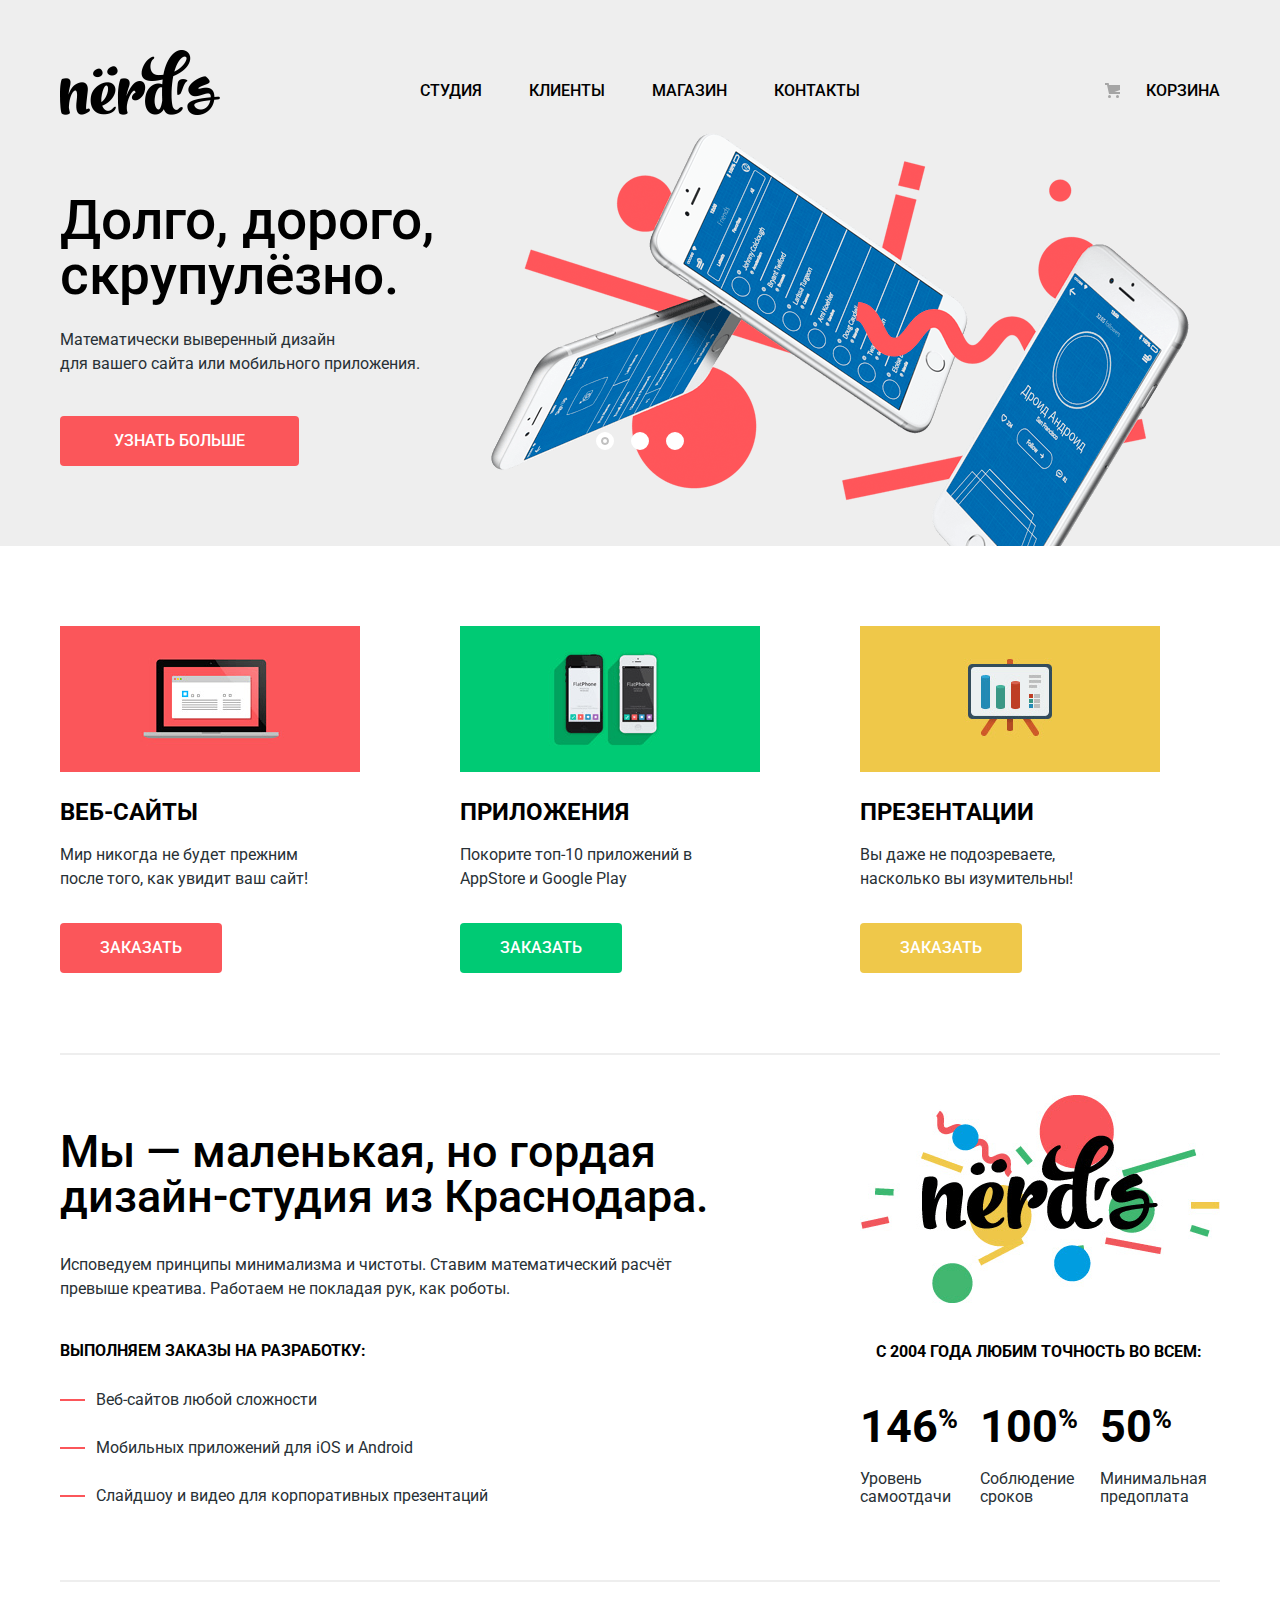
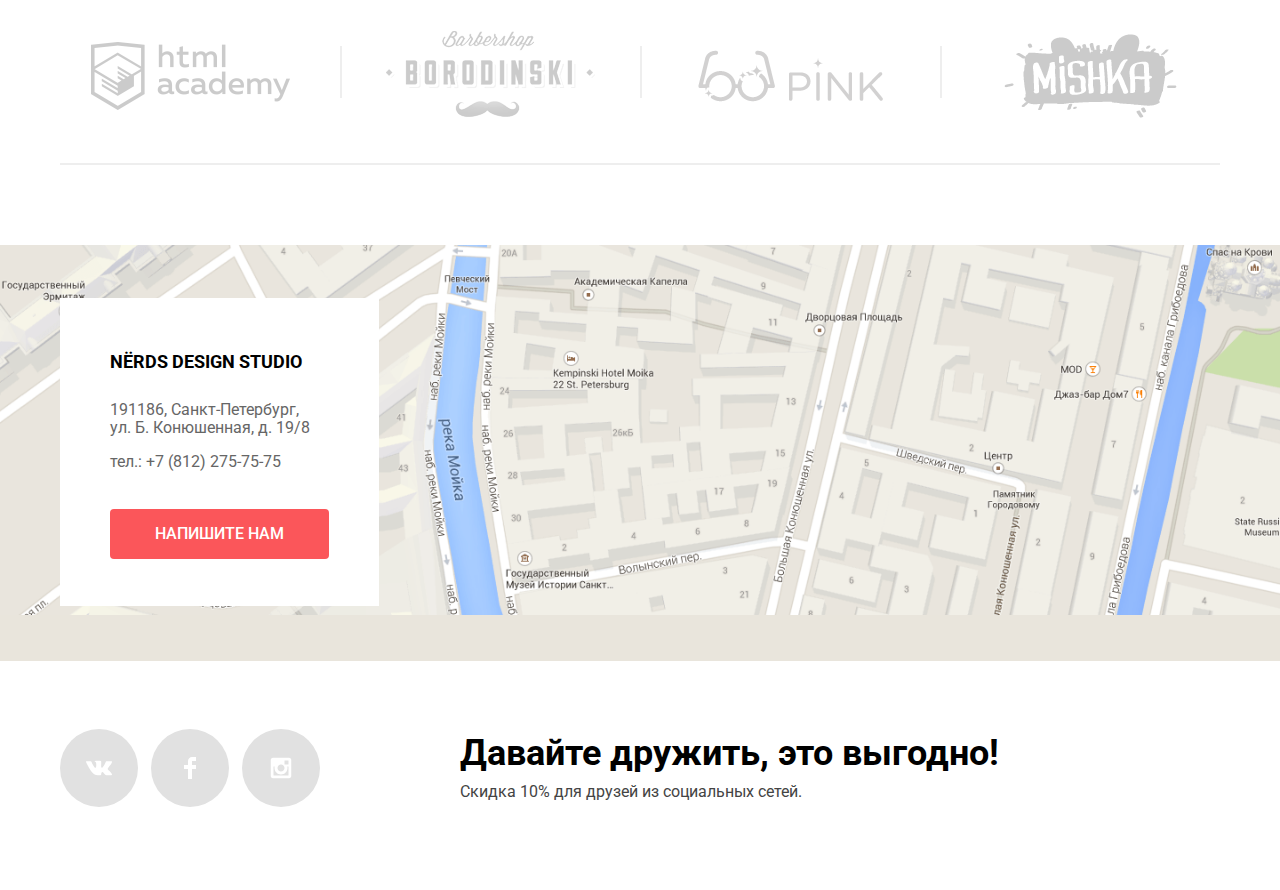
<file: index.html>
<!DOCTYPE html>
<html lang="ru">

<head>
    <meta charset="utf-8">
    <title>HTML Academy: Нёрдс</title>
    <link href="https://fonts.googleapis.com/css?family=Roboto:400,500,700" rel="stylesheet">
    <link href="css/normalize.css" rel="stylesheet">
    <link href="css/style-min.css" rel="stylesheet">
</head>

<body>
    <header class="page-header">
        <nav class="page-navigation container">
            <a class="page-logo-main"><img src="img/nerds-logo.png" width="160" height="65" alt="Дизайн-студия Nerds">
            </a>
            <ul class="site-navigation">
                <li><a href="">Студия</a>
                </li>
                <li><a href="">Клиенты</a>
                </li>
                <li><a href="catalog.html">Магазин</a>
                </li>
                <li><a href="">Контакты</a>
                </li>
            </ul>
            <ul class="site-navigation">
                <li><a href="#">Корзина</a>
                </li>
            </ul>
        </nav>
    </header>

    <main>
        <h1 class="visually-hidden">Главная страница дизайн-студии Nerds</h1>
        <section class="slider">
            <div class="slider-current container">
                <input type="radio" id="btn-1" name="toggle" checked>
                <input type="radio" id="btn-2" name="toggle">
                <input type="radio" id="btn-3" name="toggle">
                <div class="slider-controls">
                    <label for="btn-1"><span class="visually-hidden">Слайд-1</span>
                    </label>
                    <label for="btn-2"><span class="visually-hidden">Слайд-2</span>
                    </label>
                    <label for="btn-3"><span class="visually-hidden">Слайд-3</span>
                    </label>
                </div>
                <div class="slider-picture slide-1"><img src="img/slide1.png" width="698" height="413" alt="слайд-1">
                </div>
                <div class="slider-picture slide-2"><img src="img/slide2.png" width="663" height="430" alt="слайд-2">
                </div>
                <div class="slider-picture slide-3"><img src="img/slide3.png" width="759" height="411" alt="слайд-3">
                </div>
                <div class="slider-container">
                    <div class="slider-inner">
                        <b class="slider-b">Долго, дорого,<br> скрупулёзно.</b>
                        <p class="slider-p">Математически выверенный дизайн
                            <br> для вашего сайта или мобильного приложения.</p>
                        <a class="slider-button button" href="#">Узнать больше</a>
                    </div>
                    <div class="slider-inner">
                        <b class="slider-b">Любим математику<br> как никто другой</b>
                        <p class="slider-p">Никакого креатива, только математические формулы
                            <br> для расчета идеальных пропорций.</p>
                        <a class="slider-button button" href="#">Узнать больше</a>
                    </div>
                    <div class="slider-inner">
                        <b class="slider-b">Только ночь,<br> только хардкор</b>
                        <p class="slider-p">Работать днём, как все? Мы против этого.
                            <br> Ближе к полуночи работа только начинается.</p>
                        <a class="slider-button button" href="#">Узнать больше</a>
                    </div>
                </div>
            </div>
        </section>

        <section class="main-services">
            <h2 class="visually-hidden">Услуги</h2>
            <ul class="main-services-list container">
                <li>
                    <div class="service-picture"><img src="img/illustration-1.png" width="300" height="146" alt="Веб-сайты">
                    </div>
                    <h3 class="service-title">Веб-сайты</h3>
                    <p class="service-text text">Мир никогда не будет прежним
                    после того, как увидит ваш сайт!</p>
                    <a class="service-button button" href="#">Заказать</a>
                </li>
                <li>
                    <div class="service-picture"><img src="img/illustration-2.png" width="300" height="146" alt="Приложения">
                    </div>
                    <h3 class="service-title">Приложения</h3>
                    <p class="service-text text">Покорите топ-10 приложений в
                    AppStore и Google Play</p>
                    <a class="service-button button green-button" href="#">Заказать</a>
                </li>
                <li>
                    <div class="service-picture"><img src="img/illustration-3.png" width="300" height="146" alt="Презентации">
                    </div>
                    <h3 class="service-title">Презентации</h3>
                    <p class="service-text text">Вы даже не подозреваете,
                    насколько вы изумительны!</p>
                    <a class="service-button button yellow-button" href="#">Заказать</a>
                </li>
            </ul>
        </section>

        <section class="advantages">
            <h2 class="visually-hidden">Описание и преимущества дизайн-студии Nerds</h2>
            <div class="advantages-container container">
                <section class="advantages-about-us">
                    <b class="advantages-b-title">Мы — маленькая, но гордая дизайн-студия из Краснодара.</b>
                    <p class="advantages-text text">Исповедуем принципы минимализма и чистоты. Ставим математический расчёт превыше креатива. Работаем не покладая рук, как роботы.</p>
                    <b class="advantages-list-b">Выполняем заказы на разработку:</b>
                    <ul class="advantages-list">
                        <li>Веб-сайтов любой сложности</li>
                        <li>Мобильных приложений для iOS и Android</li>
                        <li>Слайдшоу и видео для корпоративных презентаций</li>
                    </ul>
                </section>
                <section class="advantages-percent">
                    <div class="advantages-percent-picture"><img src="img/nerds-illustration.png" width="360" height="208" alt="Логотип">
                    </div>
                    <b class="advantages-list-b">С 2004 года любим точность во всем:</b>
                    <ul class="advantages-percent-list">
                        <li>
                            <b>146<span>%</span></b>
                            <p>Уровень самоотдачи</p>
                        </li>
                        <li>
                            <b>100<span>%</span></b>
                            <p>Соблюдение сроков</p>
                        </li>
                        <li>
                            <b>50<span>%</span></b>
                            <p>Минимальная предоплата</p>
                        </li>
                    </ul>
                </section>
            </div>

        </section>
        <section class="partners">
            <h2 class="visually-hidden">Партнёры</h2>
            <ul class="partners-list container">
                <li>
                    <a href="https://htmlacademy.ru/intensive/htmlcss">
                        <span class="visually-hidden">HTMLAcademy</span>
                        <img src="img/logo-1.png" width="199" height="68" alt="HTMLAcademy">
                    </a>
                </li>
                <li>
                    <a href="#">
                        <span class="visually-hidden">Borodinskiy</span>
                        <img src="img/logo-2.png" width="209" height="90" alt="Barbershop Borodinski">
                    </a>
                </li>
                <li>
                    <a href="#">
                        <span class="visually-hidden">Pink</span>
                        <img src="img/logo-3.png" width="185" height="52" alt="pink">
                    </a>
                </li>
                <li>
                    <a href="#">
                        <span class="visually-hidden">Mishka</span>
                        <img src="img/logo-4.png" width="173" height="84" alt="mishka">
                    </a>
                </li>
            </ul>
        </section>
    </main>

    <footer class="page-footer">
        <section class="contacts">
            <h2 class="visually-hidden">Контакты</h2>
            <div class="contacts-relative-block">
                <div class="contacts-map">
                    <img src="img/map.png" width="1440" height="416" alt="Карта">
                </div>
                <div class="contacts-text-container container">
                    <section class="contacts-text">
                        <b>Nёrds design studio</b>
                        <p>191186, Санкт-Петербург, ул. Б. Конюшенная, д. 19/8</p>
                        <p>тел.: +7 (812) 275-75-75</p>
                        <a class="contacts-button button" href="write-us.html">Напишите нам</a>
                    </section>
                </div>
            </div>
        </section>

        <section class="social container">
            <ul>
                <li class="social-button vk">
                    <a href="#"><span class="visually-hidden">Вконтакте</span>
              <svg xmlns="http://www.w3.org/2000/svg" width="26" height="15" viewBox="0 0 26 15">
                <path fill="#FFF" d="M16.138 11.51c.956-.31 2.18 2.04 3.483 2.94.98.68 1.728.533 1.728.533l3.473-.05s1.816-.112.958-1.554c-.07-.12-.503-1.07-2.585-3.023-2.177-2.043-1.882-1.712.74-5.244 1.596-2.153 2.235-3.468 2.035-4.028-.192-.54-1.365-.4-1.365-.4L20.69.714c-.38 0-.704.12-.85.515-.004.004-.622 1.666-1.446 3.08-1.74 2.988-2.436 3.147-2.724 2.96-.66-.433-.494-1.737-.494-2.664 0-2.897.432-4.105-.846-4.417-.427-.104-.74-.172-1.828-.182-1.392-.02-2.574 0-3.244.33-.445.222-.786.71-.58.74.26.034.844.16 1.156.585.4.552.39 1.79.39 1.79s.228 3.41-.54 3.833c-.53.29-1.25-.302-2.804-3.016-.793-1.388-1.392-2.922-1.392-2.922s-.116-.285-.326-.44c-.25-.186-.6-.245-.6-.245L.848.684S.29.7.085.946c-.182.218-.015.668-.015.668s2.91 6.88 6.203 10.347c3.02 3.183 6.452 2.972 6.452 2.972h1.555s.47-.054.71-.312c.223-.24.213-.69.213-.69s-.03-2.11.935-2.42z"/>
              </svg>
            </a>
                </li>
                <li class="social-button fb">
                    <a href="#"><span class="visually-hidden">Фейсбук</span>
              <svg xmlns="http://www.w3.org/2000/svg" width="12" height="22" viewBox="0 0 12 22">
                <path fill="#FFF" d="M12 4V0H8C5.79 0 4 1.79 4 4v4H0v4h4v10h4V12h4V8H8V4h4z"/>
              </svg>
            </a>
                </li>
                <li class="social-button ig">
                    <a href="#"><span class="visually-hidden">Инстаграм</span>
              <svg xmlns="http://www.w3.org/2000/svg" width="21" height="21" viewBox="0 0 21 21">
                <path fill="#FFF" d="M18 0H3C1.35 0 0 1.35 0 3v15c0 1.65 1.35 3 3 3h15c1.65 0 3-1.35 3-3V3c0-1.65-1.35-3-3-3zm-7.5 7c1.93 0 3.5 1.57 3.5 3.5S12.43 14 10.5 14 7 12.43 7 10.5 8.57 7 10.5 7zM18 18H3V9h1.18c-.113.482-.18.983-.18 1.5 0 3.59 2.91 6.5 6.5 6.5s6.5-2.91 6.5-6.5c0-.517-.066-1.018-.18-1.5H18v9zm0-11h-4V3h4v4z"/>
              </svg>
            </a>
                </li>
            </ul>
            <div class="discount">
                <b>Давайте дружить, это выгодно!</b>
                <p>Скидка 10% для друзей из социальных сетей.</p>
            </div>
        </section>
    </footer>
    <section class="modal-feedback">
        <h2 class="visually-hidden">Обратная связь</h2>
        <b>Напишите нам</b>
        <form class="modal-feedback-form" method="post" action="https://echo.htmlacademy.ru">
            <div>
                <label for="name">Ваше имя:</label>
                <input type="text" name="name" id="name" class="modal-feedback-input" placeholder="Представьтесь, пожалуйста">
            </div>
            <div>
                <label for="email">Ваш e-mail:</label>
                <input type="email" name="email" id="email" class="modal-feedback-input" placeholder="Для отправки ответа">
            </div>
            <p>
                <label for="text">Текст письма:</label>
                <textarea class="modal-feedback-input modal-feedback-text" name="text" id="text" placeholder="В свободной форме"></textarea>
            </p>
            <button class="modal-feedback-button button" type="submit">Отправить</button>
        </form>
        <button class="modal-feedback-close"><span class="visually-hidden">Закрыть</span>
        </button>
    </section>
</body>

</html>
</file>
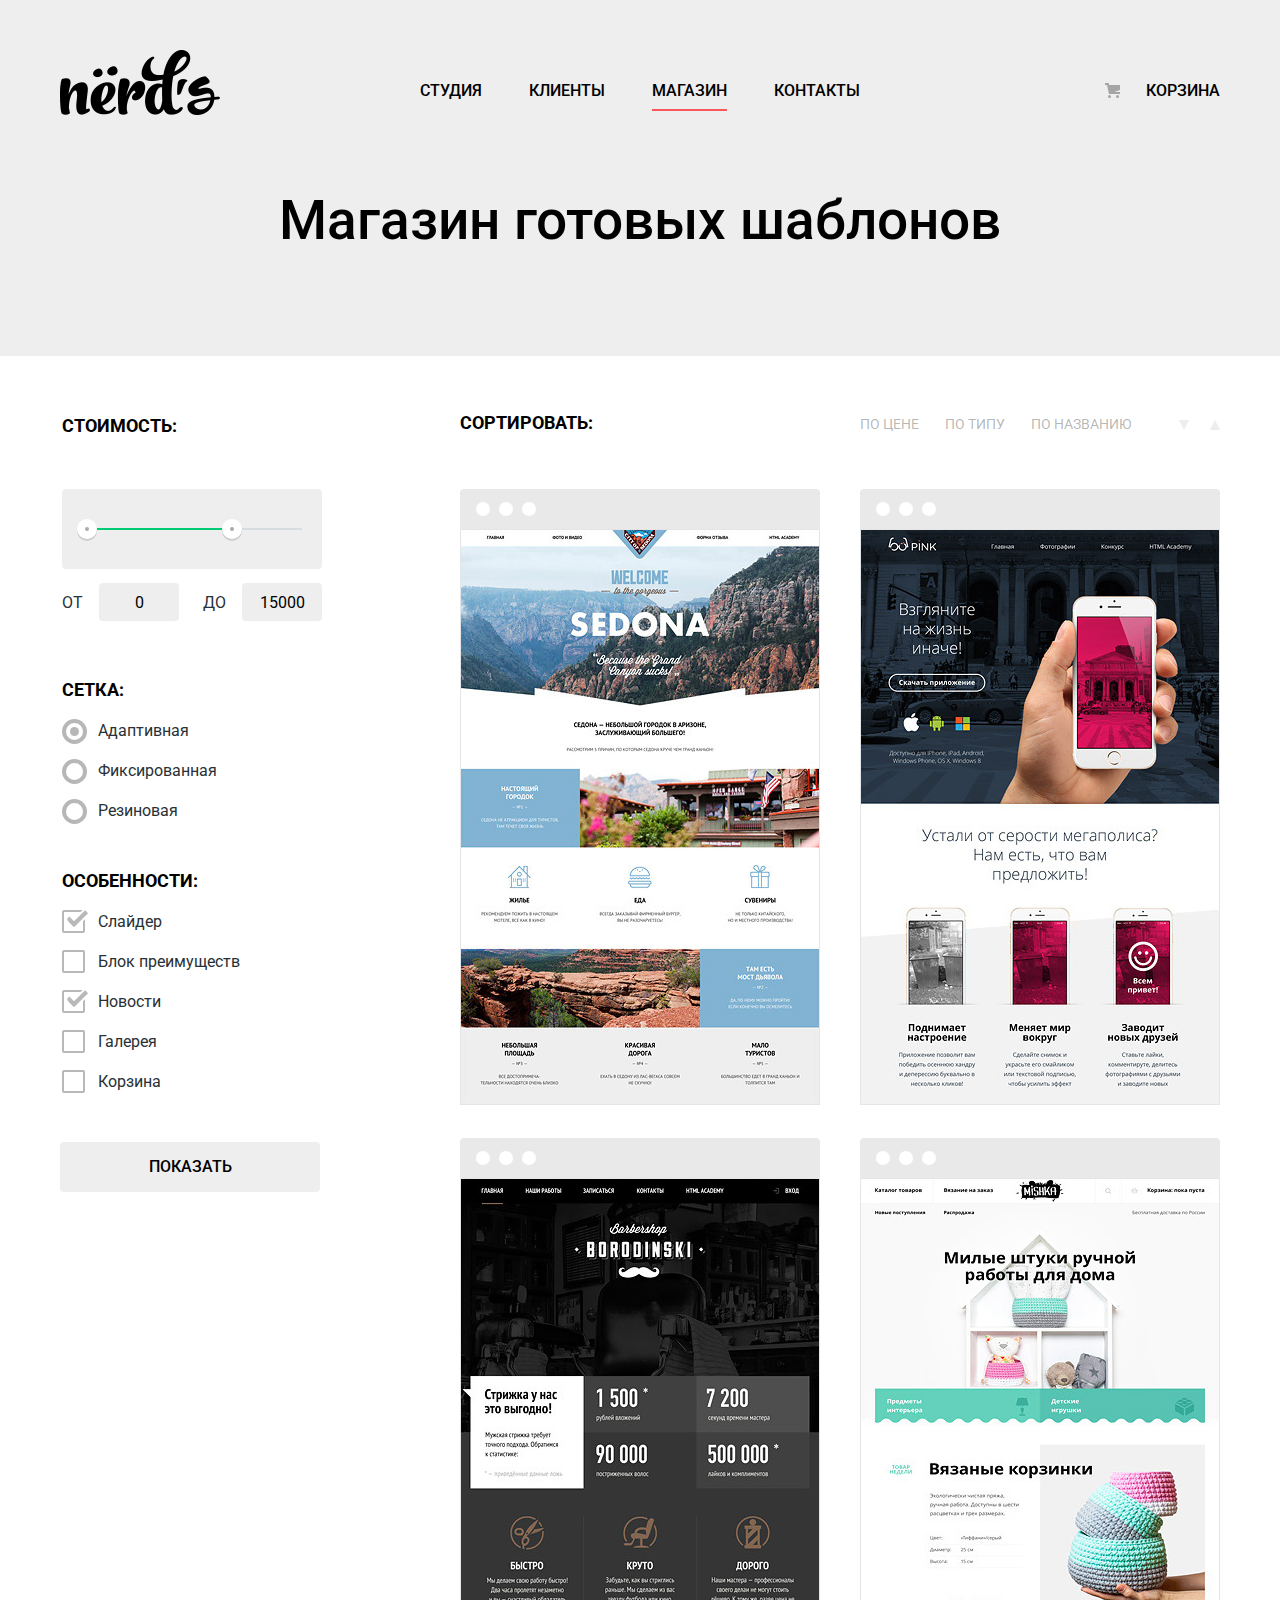
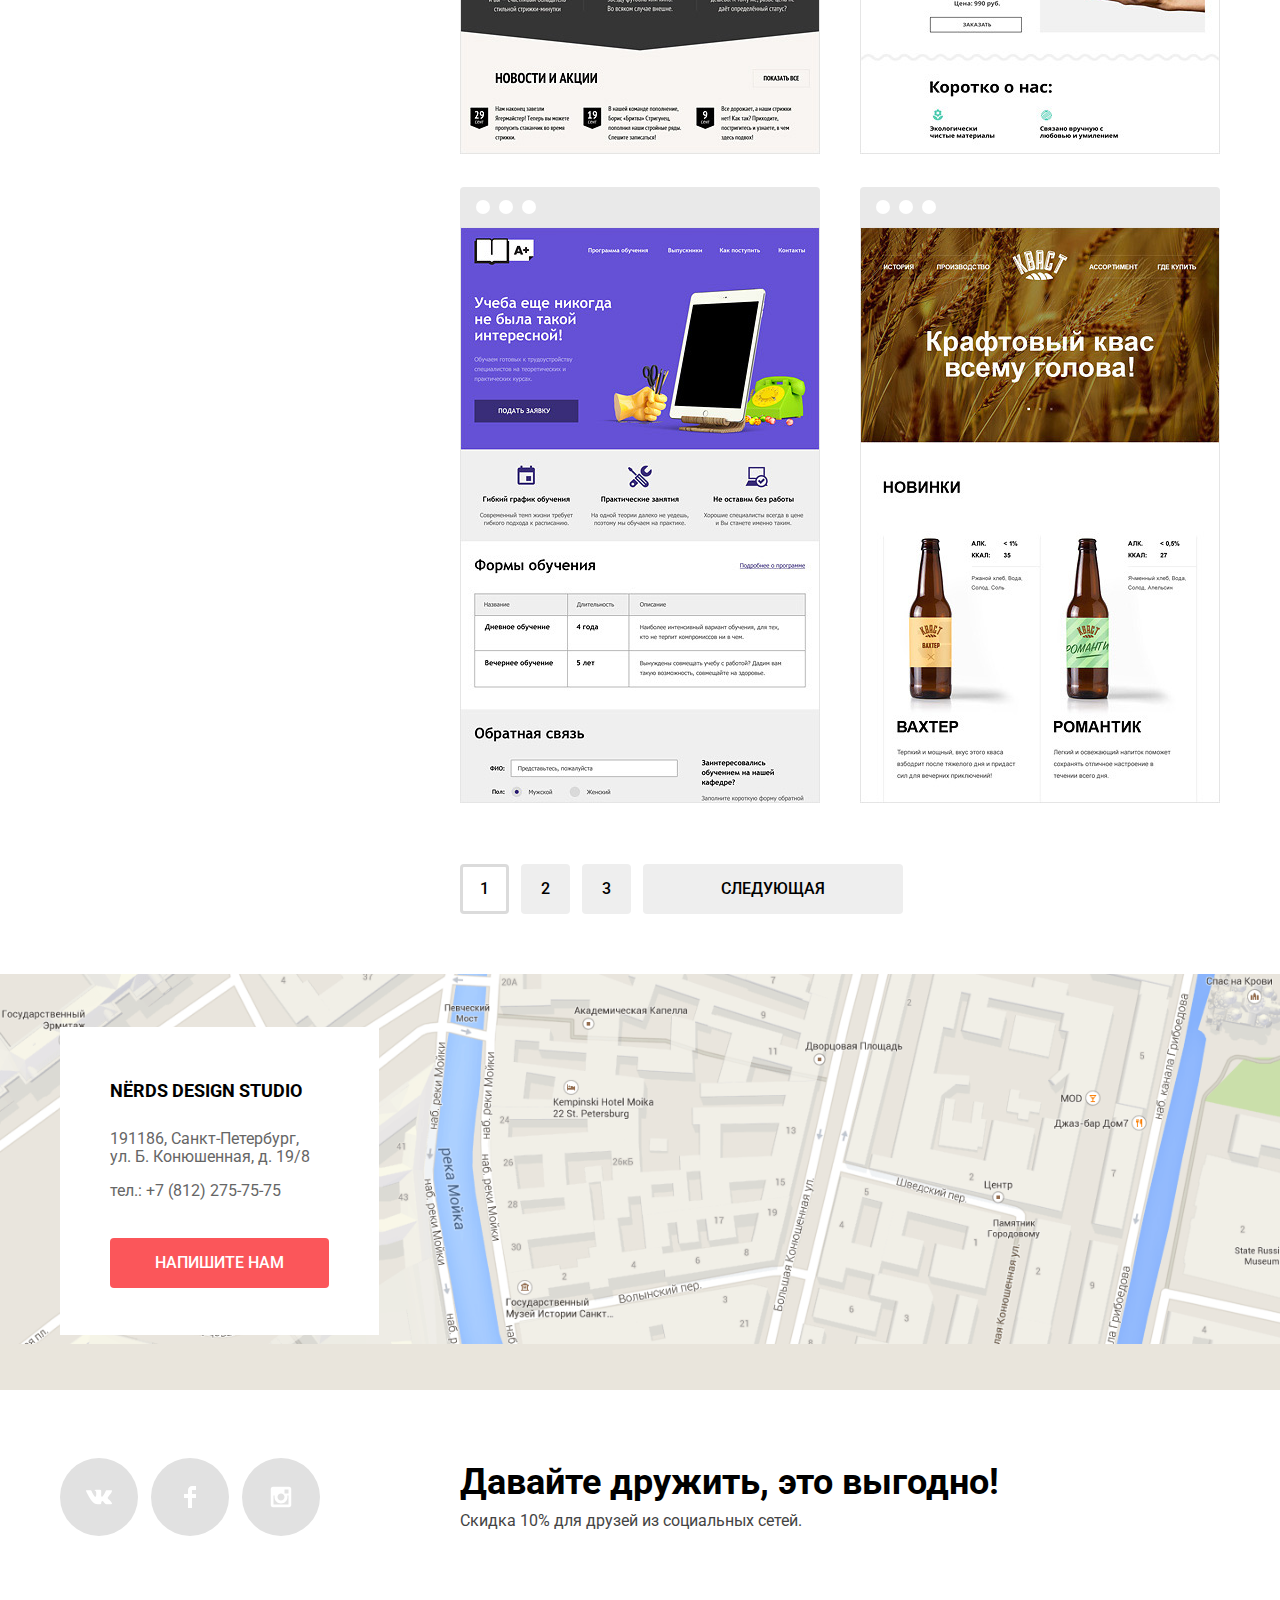
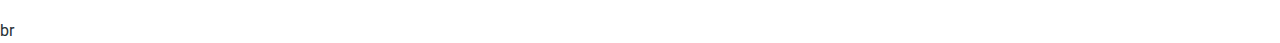
<file: catalog.html>
<!DOCTYPE html>
<html lang="ru">

<head>
    <meta charset="utf-8">
    <title>HTML Academy: Нёрдс. Магазин</title>
    <link href="https://fonts.googleapis.com/css?family=Roboto:400,500,700" rel="stylesheet">
    <link href="css/normalize.css" rel="stylesheet">
    <link href="css/style-min.css" rel="stylesheet">
</head>

<body>
    <header class="page-header">
        <nav class="page-navigation container">
            <a class="page-logo catalog-logo" href="index.html"><img src="img/nerds-logo.png" width="160" height="65" alt="Дизайн-студия Nerds">
            </a>
            <ul class="site-navigation">
                <li><a href="">Студия</a>
                </li>
                <li><a href="">Клиенты</a>
                </li>
                <li><a class="site-nav-current">Магазин</a>
                </li>
                <li><a href="">Контакты</a>
                </li>
            </ul>
            <ul class="site-navigation">
                <li><a href="#">Корзина</a>
                </li>
            </ul>
        </nav>
    </header>

    <main>
        <div class="background-title">
            <div class="title-container container">
                <h1 class="catalog-title">Магазин готовых шаблонов</h1>
            </div>
        </div>

        <div class="flex-box container">
            <form class="filter" method="get" action="https://echo.htmlacademy.ru">
                <h2 class="visually-hidden">Фильтр товаров</h2>
                <fieldset class="filter-type">
                    <legend class="choise-title">
                        Стоимость:
                    </legend>
                    <div class="range-field">
                        <div class="range-stroke">
                            <div class="filled-stroke">
                            </div>
                        </div>
                    </div>
                    <div class="filter-cost-box">
                        <label class="filter-cost">От
                            <input type="text" name="cost-from" value="0">
                        </label>
                        <label class="filter-cost">До
                            <input type="text" name="cost-to" value="15000">
                        </label>
                    </div>
                </fieldset>
                <fieldset class="filter-type">
                    <legend class="choise-title">
                        Сетка:
                    </legend>
                    <ul class="grid">
                        <li class="filter-option filter-radio">
                            <label>
                                <input type="radio" name="grid" value="adaptive" class="visually-hidden filter-input filter-input-radio" checked>
                                <span class="filter-radio-img" tabindex="0">Адаптивная</span>
                            </label>
                        </li>
                        <li class="filter-option filter-radio">
                            <label>
                                <input type="radio" name="grid" value="fixed" class="visually-hidden filter-input filter-input-radio">
                                <span class="filter-radio-img" tabindex="0">Фиксированная</span>
                            </label>
                        </li>
                        <li class="filter-option filter-radio">
                            <label>
                                <input type="radio" name="grid" value="rubber" class="visually-hidden filter-input filter-input-radio">
                                <span class="filter-radio-img" tabindex="0">Резиновая</span>
                            </label>
                        </li>
                    </ul>
                </fieldset>
                <fieldset class="filter-type">
                    <legend class="choise-title">
                        Особенности:
                    </legend>
                    <ul class="features">
                        <li class="filter-option filter-checkbox">
                            <label>
                                <input type="checkbox" name="slider" class="visually-hidden filter-input filter-input-checkbox" checked>
                                <span class="filter-checkbox-img" tabindex="0">Слайдер</span>
                            </label>
                        </li>
                        <li class="filter-option filter-checkbox">
                            <label>
                                <input type="checkbox" name="advantages-block" class="visually-hidden filter-input filter-input-checkbox">
                                <span class="filter-checkbox-img" tabindex="0">Блок преимуществ</span>
                            </label>
                        </li>
                        <li class="filter-option filter-checkbox">
                            <label>
                                <input type="checkbox" name="news" class="visually-hidden filter-input filter-input-checkbox" checked>
                                <span class="filter-checkbox-img" tabindex="0">Новости</span>
                            </label>
                        </li>
                        <li class="filter-option filter-checkbox">
                            <label>
                                <input type="checkbox" name="gallery" class="visually-hidden filter-input filter-input-checkbox">
                                <span class="filter-checkbox-img" tabindex="0">Галерея</span>
                            </label>
                        </li>
                        <li class="filter-option filter-checkbox">
                            <label>
                                <input type="checkbox" name="basket" class="visually-hidden filter-input filter-input-checkbox">
                                <span class="filter-checkbox-img" tabindex="0">Корзина</span>
                            </label>
                        </li>
                    </ul>
                </fieldset>
                <button class="button filter-button gray-button" type="submit">Показать</button>
            </form>

            <div class="flex-element">
                <div class="sorting">
                    <h2 class="visually-hidden">Сортировка товаров</h2>
                    <span class="choise-title">Сортировать:</span>
                    <div class="sorting-list">
                        <ul class="sorting-text">
                            <li><a class="sorting-option" href="#">По цене</a>
                            </li>
                            <li><a class="sorting-option" href="#">По типу</a>
                            </li>
                            <li><a class="sorting-option" href="#">По названию</a>
                            </li>
                        </ul>
                        <ul class="sorting-triangle">
                            <li><a class="sorting-down" href="#"><span class="visually-hidden">Сверху вниз</span></a>
                            </li>
                            <li><a class="sorting-up" href="#"><span class="visually-hidden">Снизу вверх</span></a>
                            </li>
                        </ul>
                    </div>
                </div>

                <section class="product-cards">
                    <h2 class="visually-hidden">Готовые шаблоны</h2>
                    <ul class="product-cards-list">
                        <li class="product-cards-item" tabindex="0">
                            <section class="product-cards-inner">
                                <h3 class="visually-hidden">Готовый шаблон "Sedona"</h3>
                                <img src="img/img-sedona.jpg" width="360" height="576" alt="Готовый шаблон Sedona">
                            </section>
                            <section class="product-cards-hover">
                                <h3 class="product-cards-hover-title"><a href="#">Sedona</a></h3>
                                <p class="product-cards-hover-text">Информационный сайт <span class="br">для туристов</span></p>
                                <a class="product-hover-btn button" href="#">9 900 руб.</a>
                            </section>
                        </li>
                        <li class="product-cards-item" tabindex="0">
                            <section class="product-cards-inner">
                                <h3 class="visually-hidden">Готовый шаблон "Pink"</h3>
                                <img src="img/img-pink.jpg" width="360" height="576" alt="Готовый шаблон Pink">
                            </section>
                            <section class="product-cards-hover">
                                <h3 class="product-cards-hover-title"><a href="#">Pink app</a></h3>
                                <p class="product-cards-hover-text">Продуктовый лендинг <span class="br">приложения для iOS и Android</span></p>
                                <a class="product-hover-btn button" href="#">9 900 руб.</a>
                            </section>
                        </li>
                        <li class="product-cards-item" tabindex="0">
                            <section class="product-cards-inner">
                                <h3 class="visually-hidden">Готовый шаблон "Барбершоп Borodinski"</h3>
                                <img src="img/img-barbershop.jpg" width="360" height="576" alt="Готовый шаблон Barbershop">
                            </section>
                            <section class="product-cards-hover">
                                <h3 class="product-cards-hover-title"><a href="#">Barbershop</a></h3>
                                <p class="product-cards-hover-text">Сайт салона красоты. <span class="br">Для мужчин, да.</span></p>
                                <a class="product-hover-btn button" href="#">9 900 руб.</a>
                            </section>
                        </li>
                        <li class="product-cards-item" tabindex="0">
                            <section class="product-cards-inner">
                                <h3 class="visually-hidden">Готовый шаблон "Mishka"</h3>
                                <img src="img/img-mishka.jpg" width="360" height="576" alt="Готовый шаблон Mishka">
                            </section>
                            <section class="product-cards-hover">
                                <h3 class="product-cards-hover-title"><a href="#">Mishka</a></h3>
                                <p class="product-cards-hover-text">Интернет-магазин <span class="br">вязаных игрушек</span></p>
                                <a class="product-hover-btn button" href="#">9 900 руб.</a>
                            </section>
                        </li>
                        <li class="product-cards-item" tabindex="0">
                            <section class="product-cards-inner">
                                <h3 class="visually-hidden">Готовый шаблон "A plus"</h3>
                                <img src="img/img-aplus.jpg" width="360" height="576" alt="Готовый шаблон A plus">
                            </section>
                            <section class="product-cards-hover">
                                <h3 class="product-cards-hover-title"><a href="#">A plus</a></h3>
                                <p class="product-cards-hover-text">Лендинг курсов повышения <span class="br">квалификации</span></p>
                                <a class="product-hover-btn button" href="#">9 900 руб.</a>
                            </section>
                        </li>
                        <li class="product-cards-item" tabindex="0">
                            <section class="product-cards-inner">
                                <h3 class="visually-hidden">Готовый шаблон "Кваст"</h3>
                                <img src="img/img-kvast.jpg" width="360" height="576" alt="Готовый шаблон Кваст">
                            </section>
                            <section class="product-cards-hover">
                                <h3 class="product-cards-hover-title"><a href="#">Кваст</a></h3>
                                <p class="product-cards-hover-text">Промо-сайт производителя <span class="br">крафтового кваса</span></p>
                                <a class="product-hover-btn button" href="#">9 900 руб.</a>
                            </section>
                        </li>
                    </ul>
                </section>
                <ul class="page-buttons">
                    <li><a class="page-buttons-previous button gray-button" href="#">Предыдущая</a>
                    </li>
                    <li><a class="page-buttons-number button gray-button page-buttons-number-current">1</a>
                    </li>
                    <li><a class="page-buttons-number button gray-button" href="#">2</a>
                    </li>
                    <li><a class="page-buttons-number button gray-button" href="#">3</a>
                    </li>
                    <li><a class="page-buttons-next button gray-button" href="#">Следующая</a>
                    </li>
                </ul>
            </div>
        </div>
    </main>

    <footer class="page-footer">
        <section class="contacts">
            <h2 class="visually-hidden">Контакты</h2>
            <div class="contacts-relative-block">
                <div class="contacts-map">
                    <img src="img/map.png" width="1440" height="416" alt="Карта">
                </div>
                <div class="contacts-text-container container">
                    <section class="contacts-text">
                        <b>Nёrds design studio</b>
                        <p>191186, Санкт-Петербург, ул. Б. Конюшенная, д. 19/8</p>
                        <p>тел.: +7 (812) 275-75-75</p>
                        <a class="contacts-button button" href="write-us.html">Напишите нам</a>
                    </section>
                </div>

            </div>
        </section>
        <section class="social container">
            <ul>
                <li class="social-button vk">
                    <a href="#"><span class="visually-hidden">Вконтакте</span>
              <svg xmlns="http://www.w3.org/2000/svg" width="26" height="15" viewBox="0 0 26 15">
                <path fill="#FFF" d="M16.138 11.51c.956-.31 2.18 2.04 3.483 2.94.98.68 1.728.533 1.728.533l3.473-.05s1.816-.112.958-1.554c-.07-.12-.503-1.07-2.585-3.023-2.177-2.043-1.882-1.712.74-5.244 1.596-2.153 2.235-3.468 2.035-4.028-.192-.54-1.365-.4-1.365-.4L20.69.714c-.38 0-.704.12-.85.515-.004.004-.622 1.666-1.446 3.08-1.74 2.988-2.436 3.147-2.724 2.96-.66-.433-.494-1.737-.494-2.664 0-2.897.432-4.105-.846-4.417-.427-.104-.74-.172-1.828-.182-1.392-.02-2.574 0-3.244.33-.445.222-.786.71-.58.74.26.034.844.16 1.156.585.4.552.39 1.79.39 1.79s.228 3.41-.54 3.833c-.53.29-1.25-.302-2.804-3.016-.793-1.388-1.392-2.922-1.392-2.922s-.116-.285-.326-.44c-.25-.186-.6-.245-.6-.245L.848.684S.29.7.085.946c-.182.218-.015.668-.015.668s2.91 6.88 6.203 10.347c3.02 3.183 6.452 2.972 6.452 2.972h1.555s.47-.054.71-.312c.223-.24.213-.69.213-.69s-.03-2.11.935-2.42z"/>
              </svg>
            </a>
                </li>
                <li class="social-button fb">
                    <a href="#"><span class="visually-hidden">Фейсбук</span>
              <svg xmlns="http://www.w3.org/2000/svg" width="12" height="22" viewBox="0 0 12 22">
                <path fill="#FFF" d="M12 4V0H8C5.79 0 4 1.79 4 4v4H0v4h4v10h4V12h4V8H8V4h4z"/>
              </svg>
            </a>
                </li>
                <li class="social-button ig">
                    <a href="#"><span class="visually-hidden">Инстаграм</span>
              <svg xmlns="http://www.w3.org/2000/svg" width="21" height="21" viewBox="0 0 21 21">
                <path fill="#FFF" d="M18 0H3C1.35 0 0 1.35 0 3v15c0 1.65 1.35 3 3 3h15c1.65 0 3-1.35 3-3V3c0-1.65-1.35-3-3-3zm-7.5 7c1.93 0 3.5 1.57 3.5 3.5S12.43 14 10.5 14 7 12.43 7 10.5 8.57 7 10.5 7zM18 18H3V9h1.18c-.113.482-.18.983-.18 1.5 0 3.59 2.91 6.5 6.5 6.5s6.5-2.91 6.5-6.5c0-.517-.066-1.018-.18-1.5H18v9zm0-11h-4V3h4v4z"/>
              </svg>
            </a>
                </li>
            </ul>
            <div class="discount">
                <b>Давайте дружить, это выгодно!</b>
                <p>Скидка 10% для друзей из социальных сетей.</p>
            </div>
        </section>
    </footer>
    <section class="modal-feedback">
        <h2 class="visually-hidden">Обратная связь</h2>
        <b>Напишите нам</b>
        <form class="modal-feedback-form" method="post" action="https://echo.htmlacademy.ru">
            <div>
                <label for="name">Ваше имя:</label>
                <input type="text" name="name" id="name" class="modal-feedback-input" placeholder="Представьтесь, пожалуйста">
            </div>
            <div>
                <label for="email">Ваш e-mail:</label>
                <input type="email" name="email" id="email" class="modal-feedback-input" placeholder="Для отправки ответа">
            </div>
            <p>
                <label for="text">Текст письма:</label>
                <textarea class="modal-feedback-input modal-feedback-text" name="text" id="text" placeholder="В свободной форме"></textarea>
            </p>
            <button class="modal-feedback-button button" type="submit">Отправить</button>
        </form>
        <button class="modal-feedback-close"><span class="visually-hidden">Закрыть</span>
        </button>
    </section>
</body>
</html>
br
</file>
<file: css/style-min.css>
body{font-size:16px;line-height:24px;color:#283136;font-weight:400;font-family:"Roboto","Arial",sans-serif;min-width:1200px;background-color:#fff;margin:0;padding:0}html{-webkit-box-sizing:border-box;box-sizing:border-box}*,::after,::before{-webkit-box-sizing:inherit;box-sizing:inherit}img{max-width:100%;height:auto}.visually-hidden{position:absolute;width:1px;height:1px;margin:-1px;border:0;padding:0;clip:rect(0 0 0 0);overflow:hidden}.page-header{text-transform:uppercase;font-weight:500;line-height:30px;background-color:#eee}a{text-decoration:none;color:#000}.page-logo:focus,.page-logo:hover{opacity:.8}.page-logo:active,.social-button a:active svg{opacity:.3}.site-navigation{list-style:none;color:#000}.site-navigation a:focus:not(.site-nav-current),.site-navigation a:hover:not(.site-nav-current){color:#fb565a}.site-navigation a:active:not(.site-nav-current){color:rgba(0,0,0,.3);border-bottom:2px solid #fb565a}.site-nav-current{border-bottom:2px solid #fb565a;cursor:default}.main-services-list{list-style:none}.service-title{font-size:24px;line-height:30px;font-weight:700;text-transform:uppercase;color:#000}.advantages-about-us{padding:34px 0 0}.advantages-b-title,.advantages-percent-list b{font-size:45px;line-height:45px;font-weight:500;color:#000;display:block;margin-bottom:34px}.advantages-text{margin-bottom:38px}.advantages-list,.advantages-percent-list{list-style:none}.advantages-list-b{text-transform:uppercase;font-weight:700;color:#000;display:inline-block;vertical-align:middle}.advantages-about-us .advantages-list-b{margin-bottom:25px}.advantages-list{padding:0;margin:0;min-height:120px;display:-webkit-box;display:-ms-flexbox;display:flex;-webkit-box-orient:vertical;-webkit-box-direction:normal;-ms-flex-direction:column;flex-direction:column;-webkit-box-pack:justify;-ms-flex-pack:justify;justify-content:space-between}.advantages-list li{position:relative;padding-left:36px}.advantages-list li::before{content:"";position:absolute;width:25px;height:2px;top:11px;left:0;background-color:#fb565a}.advantages-percent-picture{line-height:0;margin-bottom:37px}.advantages-percent .advantages-list-b{margin-left:16px;margin-bottom:34px}.advantages-percent-list b{line-height:10.06px;font-weight:700;margin-bottom:38px}.advantages-percent-list span{vertical-align:14px;font-size:27px}.advantages-percent-list p{line-height:18px}.filter ul,.partners-list,.social ul{list-style:none}.partners-list a{opacity:.2}.partners-list a:focus,.partners-list a:hover{opacity:1}.partners-list a:active{opacity:.1}.partners-list li::after{content:"";position:absolute;width:2px;height:52px;top:64px;left:0;background-color:#eee}.partners-list li:last-of-type::after{display:none}.partners-list li:first-of-type::after{left:300px}.partners-list li:nth-of-type(2)::after{left:600px}.partners-list li:nth-of-type(3)::after{left:900px}.partners-list::after{content:"";position:absolute;bottom:0;left:20px;width:1160px;height:2px;background-color:#eee}.contacts-text b{font-size:18px;line-height:30px;font-weight:700;text-transform:uppercase;color:#000;display:block;margin-bottom:24px}.contacts-text p{line-height:18px;color:#666}.discount b{font-size:36px;line-height:36px;color:#000;font-weight:700}.discount p{line-height:22px;color:#444}.catalog-title{font-size:55px;line-height:55px;font-weight:500;color:#000;display:block;margin:0}.background-title,.filter .range-field{background-color:#eee}.choise-title{font-size:18px;line-height:30px;font-weight:700;color:#000;text-transform:uppercase;display:block;margin:0;padding:0}.filter .range-field{border-radius:4px;padding:39px 20px;margin-top:33px;margin-bottom:14px}.filter .range-stroke{height:2px;width:220px;background-color:#d7dcde;position:relative}.filter .range-stroke::after,.filter .range-stroke::before{content:"";position:absolute;top:50%;margin-top:-10px;border-radius:50%;width:20px;height:20px;background-color:#ababab;border:8px solid #fff;-webkit-box-shadow:0 2px 0 0 #cccdcd;box-shadow:0 2px 0 0 #cccdcd;cursor:pointer}.filter .range-stroke::before{z-index:1;left:-5px}.filter .range-stroke::after{left:140px}.filter .filled-stroke{position:absolute;top:0;left:0;height:2px;width:152px;background-color:#00ca74}.filter-cost{line-height:22px;text-transform:uppercase}.filter-input{line-height:20px}.filter-option:focus,.filter-option:hover{color:#000}.filter-type{border:0;padding:0}.filter-type .choise-title{display:block;margin-bottom:15px}.filter-type input{width:80px;height:38px;font-family:inherit;font-size:16px;line-height:22px;margin-left:12px;border-radius:4px;background-color:#eee;border:0;padding:0;text-align:center}.filter-type:nth-of-type(2){margin-bottom:27px}.filter-type:nth-child(3) .choise-title,.filter-type:nth-child(4) .choise-title{margin-bottom:14px}.filter-type:nth-of-type(3){margin-bottom:32px}.filter-cost-box{width:260px;display:-webkit-box;display:-ms-flexbox;display:flex;-webkit-box-pack:justify;-ms-flex-pack:justify;justify-content:space-between;margin-bottom:54px}.filter-option{margin-bottom:15px;padding-left:36px;position:relative}.filter-checkbox{min-height:23px;margin-bottom:16px}.filter-radio{min-height:25px}.filter-checkbox-img,.filter-radio-img{cursor:pointer}.filter-radio-img::before{content:"";position:absolute;width:25px;height:25px;border-radius:50%;top:0;left:0;background-color:#fff;border:4px solid #4d4d4d;opacity:.4}.filter-radio-img:focus::before,.filter-radio-img:hover::before{opacity:1}.filter-input:disabled+span{opacity:.4}.filter-input:disabled+.filter-radio-img::before{content:"";position:absolute;width:25px;height:25px;border-radius:50%;top:0;left:0;background-color:#fff;border:4px solid #4d4d4d;opacity:.1}.filter-checkbox-img::before{content:"";position:absolute;width:23px;height:23px;border-radius:2px;top:0;left:0;background-color:#fff;border:2px solid #b8b8b8}.filter-input:disabled+.filter-checkbox-img::before{content:"";position:absolute;width:23px;height:23px;border-radius:2px;top:0;left:0;background-color:#fff;border:2px solid #b8b8b8;opacity:.2}.filter-checkbox-img:focus::before,.filter-checkbox-img:hover::before{border:2px solid #4d4d4d}.filter-input-radio:checked+span::after{content:"";position:absolute;width:25px;height:25px;border-radius:50%;top:0;left:0;background-image:url(../img/radio-checked.svg);opacity:.4}.filter-input-radio:disabled+span::after{content:"";position:absolute;width:25px;height:25px;border-radius:50%;top:0;left:0;background-image:url(../img/radio-disabled.svg)}.filter-input-radio:checked+span:focus::after,.filter-input-radio:checked+span:hover::after{background-image:url(../img/radio-checked.svg);opacity:1}.filter-input-radio:disabled+span:focus::after,.filter-input-radio:disabled+span:hover::after{background-image:url(../img/radio-disabled.svg)}.filter-input-checkbox:checked+span::after{content:"";position:absolute;width:23px;height:23px;border-radius:50%;top:-5px;left:5px;background-image:url(../img/checkbox-checked-2.svg);background-position:center -25px}.filter-input-checkbox:disabled+span::after{content:"";position:absolute;width:23px;height:23px;border-radius:50%;top:-5px;left:5px;background-image:url(../img/checkbox-disabled.svg);background-position:center -25px}.filter-input-checkbox:checked+span:focus::after,.filter-input-checkbox:checked+span:hover::after{background-image:url(../img/checkbox-checked.svg)}.filter-input-checkbox:disabled+span:focus::after,.filter-input-checkbox:disabled+span:hover::after{background-image:url(../img/checkbox-disabled.svg)}.filter ul{padding:0;margin:0}.sorting ul{list-style:none}.sorting-option{font-size:14px;line-height:18px;color:rgba(0,0,0,.3);text-transform:uppercase}.sorting-option:focus,.sorting-option:hover{color:rgba(0,0,0,.6)}.sorting-option:active{color:#000}.sorting-down::before,.sorting-up::before{content:"";display:inline-block;width:0;height:0;border:10px solid #ededed;border-right-width:5.5px;border-left-width:5.5px;border-right-color:transparent;border-left-color:transparent;vertical-align:middle}.sorting-down::before{border-bottom:0}.sorting-up::before{border-top:0}.sorting-down:focus::before,.sorting-down:hover::before{border-top-color:#a6a6a6}.sorting-down:active::before{border-top-color:#231f20}.sorting-up:focus::before,.sorting-up:hover::before{border-bottom-color:#a6a6a6}.sorting-up:active::before{border-bottom-color:#231f20}.product-cards-list{list-style:none}.product-cards-hover{background-color:#eee;position:absolute;bottom:0;left:0;text-align:center;width:360px;max-height:576px;min-height:231px;padding-bottom:43px;padding-top:9px;overflow:auto;display:none}.product-cards-inner{line-height:0;overflow:hidden}.product-cards-item{border-top:40px solid #e9e9e9;border-radius:4px;position:relative;margin-bottom:33px}.product-cards-item::before{content:"";position:absolute;top:-27px;left:16px;width:60px;height:14px;background-image:url(../img/card-decor.svg)}.product-cards-item:focus,.product-cards-item:hover{border-top:40px solid #4d4d4d}.product-cards-item:focus .product-cards-hover,.product-cards-item:hover .product-cards-hover{min-height:231px;display:block}.product-cards-hover-title{font-size:18px;line-height:30px;color:#000;text-transform:uppercase;font-weight:700;margin-bottom:0}.product-cards-hover-text{line-height:18px;color:#666;margin-bottom:29px}.br{display:block}.modal-feedback b{font-size:45px;line-height:45px;color:#000;font-weight:500}.modal-feedback-form{line-height:18px;font-weight:700;color:#000;margin-top:41px}.modal-feedback-input{font-family:"Roboto","Arial",sans-serif;line-height:18px;font-size:16px;font-weight:400;color:#444;width:360px;border:2px solid #d7dcde;border-radius:4px;padding:14px 0 14px 14px;margin-top:9px;margin-bottom:18px;-webkit-box-sizing:border-box;box-sizing:border-box;outline:0}.modal-feedback-text{overflow:auto;resize:none;width:760px;height:118px}.modal-feedback-input:hover{border-color:#b4b9bb}.modal-feedback-input:focus{border-color:#000}.feedback-input-not-valid{border-color:#e74246;color:#e74246}.slider{background-color:#eee;margin-bottom:80px}.slider-b{font-size:55px;line-height:55px;color:#000;font-weight:500;display:block;margin-top:78px}.slider-p{margin-top:25px;margin-bottom:40px}.slider-controls{list-style:none}.slider-inner{display:inline-block;width:1200px;padding:0;margin:0;vertical-align:middle}.slider-pictures{position:relative}.slider-picture{position:absolute;right:0;bottom:0;line-height:0}.slide-1{right:51px;display:none}.slide-2,.slide-3{right:21px;display:none}.slide-3{right:20px;bottom:1px}#btn-1:checked~.slide-1,#btn-2:checked~.slide-2,#btn-3:checked~.slide-3{display:block}#btn-1:checked~.slider-container{-webkit-transform:translateX(0);-ms-transform:translateX(0);transform:translateX(0)}#btn-2:checked~.slider-container{-webkit-transform:translateX(-1200px);-ms-transform:translateX(-1200px);transform:translateX(-1200px)}#btn-3:checked~.slider-container{-webkit-transform:translateX(-2400px);-ms-transform:translateX(-2400px);transform:translateX(-2400px)}.slider-container{width:3608px;padding:0;display:-webkit-box;display:-ms-flexbox;display:flex}.slider-current{position:relative;overflow:hidden;padding-left:20px;height:431px}.slider input[type=radio]{display:none}.slider-controls label{display:inline-block;width:18px;height:18px;-webkit-box-shadow:none;box-shadow:none;border:9px solid #fff;border-radius:50%;vertical-align:middle;cursor:pointer}.slider-controls label:first-of-type{margin-left:0}.slider-controls{position:absolute;display:-webkit-box;display:-ms-flexbox;display:flex;-webkit-box-pack:justify;-ms-flex-pack:justify;justify-content:space-between;min-width:88px;left:50%;-webkit-transform:translateX(-50%);-ms-transform:translateX(-50%);transform:translateX(-50%);top:317px;z-index:1}#btn-1:checked~.slider-controls label[for=btn-1],#btn-2:checked~.slider-controls label[for=btn-2],#btn-3:checked~.slider-controls label[for=btn-3]{border:5px solid #fff;-webkit-box-shadow:0 0 0 2px #c1c1c1 inset,0 0 0 4px #fff inset;box-shadow:0 0 0 2px #c1c1c1 inset,0 0 0 4px #fff inset;border-radius:50%}.container{width:1200px;margin:0 auto}.page-header{width:100%}.page-navigation{display:-webkit-box;display:-ms-flexbox;display:flex;padding-left:20px;padding-right:20px;-webkit-box-align:start;-ms-flex-align:start;align-items:flex-start}.catalog-logo,.page-logo-main{margin-top:50px;line-height:0}.site-navigation{display:-webkit-box;display:-ms-flexbox;display:flex;padding:0;-ms-flex-wrap:wrap;flex-wrap:wrap;margin:76px 0 0}.site-navigation:last-of-type{position:relative;-webkit-box-pack:end;-ms-flex-pack:end;justify-content:flex-end;padding-left:0;margin-left:auto}.site-navigation:last-of-type li::before{content:"";position:absolute;top:7px;left:0;width:15px;height:15px;background-image:url(../img/bucket.svg);background-repeat:no-repeat;background-position:0 0;opacity:.3}.site-navigation:last-of-type a{width:115px;text-align:right}.site-navigation:first-of-type{-webkit-box-pack:justify;-ms-flex-pack:justify;justify-content:space-between;width:440px;margin-left:200px}.site-navigation a{display:inline-block;vertical-align:middle;height:35px}.main-services-list{display:-webkit-box;display:-ms-flexbox;display:flex;padding:0 20px;margin-bottom:40px;-ms-flex-wrap:wrap;flex-wrap:wrap}.advantages-container::after,.main-services-list::after{content:"";display:block;width:100%;height:2px;background-color:#eee}.main-services-list li{margin-right:100px}.main-services-list li:last-of-type{margin-right:0}.service-picture{margin-bottom:18px}.service-title{margin:0 0 16px;width:300px}.service-text{margin:0 0 32px;width:250px}.advantages-container{display:-webkit-box;display:-ms-flexbox;display:flex;-ms-flex-wrap:wrap;flex-wrap:wrap;min-height:486px;padding:0 20px;-webkit-box-align:start;-ms-flex-align:start;align-items:flex-start}.advantages-about-us{width:660px;margin-bottom:72px}.advantages-percent{margin-left:auto}.advantages-percent-list{display:-webkit-box;display:-ms-flexbox;display:flex;width:350px;padding:0}.advantages-percent-list li{margin-right:22px}.partners-list,.partners-list div{display:-webkit-box;display:-ms-flexbox;display:flex;-ms-flex-pack:distribute;justify-content:space-around}.partners-list{margin-bottom:80px;padding:49px 0 37px;-webkit-box-align:center;-ms-flex-align:center;align-items:center;-ms-flex-wrap:wrap;flex-wrap:wrap;position:relative}.partners-list li{-ms-flex-preferred-size:25%;flex-basis:25%;text-align:center}.partners-list div{width:260px}.contacts-relative-block{position:relative;background-color:#e9e5dc;padding:0;margin:0 0 68px}.contacts-map{text-align:center;font-size:0;line-height:0;height:416px;overflow:hidden}.contacts-text{position:absolute;width:319px;height:308px;padding:49px 0 0 50px;top:53px;background-color:#fff}.contacts-text p{width:210px}.contacts-text-container{padding-left:20px}.social,.social ul{display:-webkit-box;display:-ms-flexbox;display:flex}.social{padding-left:20px;margin-bottom:70px;-webkit-box-align:start;-ms-flex-align:start;align-items:flex-start}.social ul{padding:0;margin:0;width:260px;-webkit-box-pack:justify;-ms-flex-pack:justify;justify-content:space-between;-ms-flex-wrap:wrap;flex-wrap:wrap}.social li{margin-bottom:13px}.social-button a{position:relative;display:block;line-height:0;width:78px;height:78px;background-color:#e1e1e1;border-radius:50%}.social-button a:focus,.social-button a:hover{background-color:#e74246}.social-button a:active{background-color:#d7373b;-webkit-box-shadow:inset 0 3px 0 0 rgba(0,1,1,.1);box-shadow:inset 0 3px 0 0 rgba(0,1,1,.1)}.social-button svg{position:absolute;top:50%;left:50%;-webkit-transform:translateX(-50%) translateY(-50%);-ms-transform:translateX(-50%) translateY(-50%);transform:translateX(-50%) translateY(-50%)}.discount{margin-left:140px}.discount b{display:block;margin:6px 0 10px}.discount p{margin:0}.modal-feedback{display:none;z-index:10;width:960px;height:590px;position:fixed;left:50%;top:50%;-webkit-transform:translateX(-50%) translateY(-50%);-ms-transform:translateX(-50%) translateY(-50%);transform:translateX(-50%) translateY(-50%);overflow:auto;padding-top:67px;padding-left:100px;padding-bottom:83px;background-color:#fff;-webkit-box-shadow:0 20px 40px 0 rgba(0,0,0,.75);box-shadow:0 20px 40px 0 rgba(0,0,0,.75)}.modal-feedback-form div{display:inline-block;margin-right:37px;width:360px;vertical-align:middle}.modal-feedback-button{font-family:inherit;padding:16px 84px;margin-top:10px}.modal-feedback-close{position:absolute;width:21px;height:21px;top:80px;right:90px;border:0;background-color:#fff;background-image:url(../img/close-cross.png);background-repeat:no-repeat;background-position:0 0;opacity:.3;cursor:pointer}.modal-feedback-close:focus,.modal-feedback-close:hover{opacity:1}.modal-feedback-close:active{opacity:.1}.title-container{-webkit-box-pack:center;-ms-flex-pack:center;justify-content:center;-ms-flex-wrap:wrap;flex-wrap:wrap;padding:78px 20px 108px;margin-bottom:45px}.filter,.sorting,.title-container{display:-webkit-box;display:-ms-flexbox;display:flex}.filter{-webkit-box-orient:vertical;-webkit-box-direction:normal;-ms-flex-direction:column;flex-direction:column;padding-top:10px;-webkit-box-align:left;-ms-flex-align:left;align-items:left;width:260px}.sorting{-webkit-box-align:baseline;-ms-flex-align:baseline;align-items:baseline;-webkit-box-pack:justify;-ms-flex-pack:justify;justify-content:space-between;width:760px;margin-bottom:51px;margin-top:7px}.sorting-list{width:360px;-ms-flex-wrap:wrap;flex-wrap:wrap}.sorting .sorting-text{width:272px;padding:0;margin:0}.flex-box,.sorting .sorting-text,.sorting-list,.sorting-triangle{display:-webkit-box;display:-ms-flexbox;display:flex;-webkit-box-pack:justify;-ms-flex-pack:justify;justify-content:space-between}.sorting-triangle{width:41px;margin:0;padding:0}.flex-box{-webkit-box-align:start;-ms-flex-align:start;align-items:flex-start;padding:0 20px}.flex-element{width:760px}.product-cards{margin-bottom:28px}.product-cards-list{display:-webkit-box;display:-ms-flexbox;display:flex;-ms-flex-wrap:wrap;flex-wrap:wrap;-webkit-box-pack:justify;-ms-flex-pack:justify;justify-content:space-between;padding:0;-ms-flex-line-pack:justify;align-content:space-between}.button{font-family:"Roboto","Arial",sans-serif;font-size:16px;line-height:18px;color:#fff;font-weight:500;text-transform:uppercase;background-color:#fb565a;border:0;display:inline-block;border-radius:4px;vertical-align:middle}.button:focus,.button:hover{background-color:#e74246}.button:active{background-color:#d7373b;-webkit-box-shadow:inset 0 3px 0 0 rgba(0,1,1,.1);box-shadow:inset 0 3px 0 0 rgba(0,1,1,.1);color:rgba(255,255,255,.3)}.green-button{background-color:#00ca74}.yellow-button{background-color:#efc84a}.green-button:focus,.green-button:hover{background-color:#00bc6c}.green-button:active{background-color:#00aa62}.yellow-button:focus,.yellow-button:hover{background-color:#eab534}.yellow-button:active{background-color:#e5a722}.gray-button{background-color:#eee;color:#000}.gray-button:focus,.gray-button:hover{background-color:#dfdfdf;cursor:pointer}.gray-button:active{background-color:#d5d5d5;color:rgba(0,0,0,.3)}.slider-button{padding:16px 54px}.service-button{padding:16px 40px;margin-bottom:80px}.contacts-button{padding:16px 45px;margin-top:22px}.filter-button{padding:16px 89px}.product-hover-btn{padding:16px 60px;margin:0}.page-buttons-next,.page-buttons-previous{padding:16px 78px}.page-buttons-previous{display:none}.page-buttons-number{padding:16px 20px}.page-buttons{list-style:none}.page-buttons-number-current,.page-buttons-number-current:active,.page-buttons-number-current:focus,.page-buttons-number-current:hover{background-color:#fff;-webkit-box-shadow:inset 0 0 0 3px #dbdbdb;box-shadow:inset 0 0 0 3px #dbdbdb;color:#000;cursor:default}.page-buttons{display:-webkit-box;display:-ms-flexbox;display:flex;width:740px;height:50px;padding:0;margin-bottom:60px}.page-buttons-next,.page-buttons-number,.page-buttons-previous{margin-right:12px}
</file>
